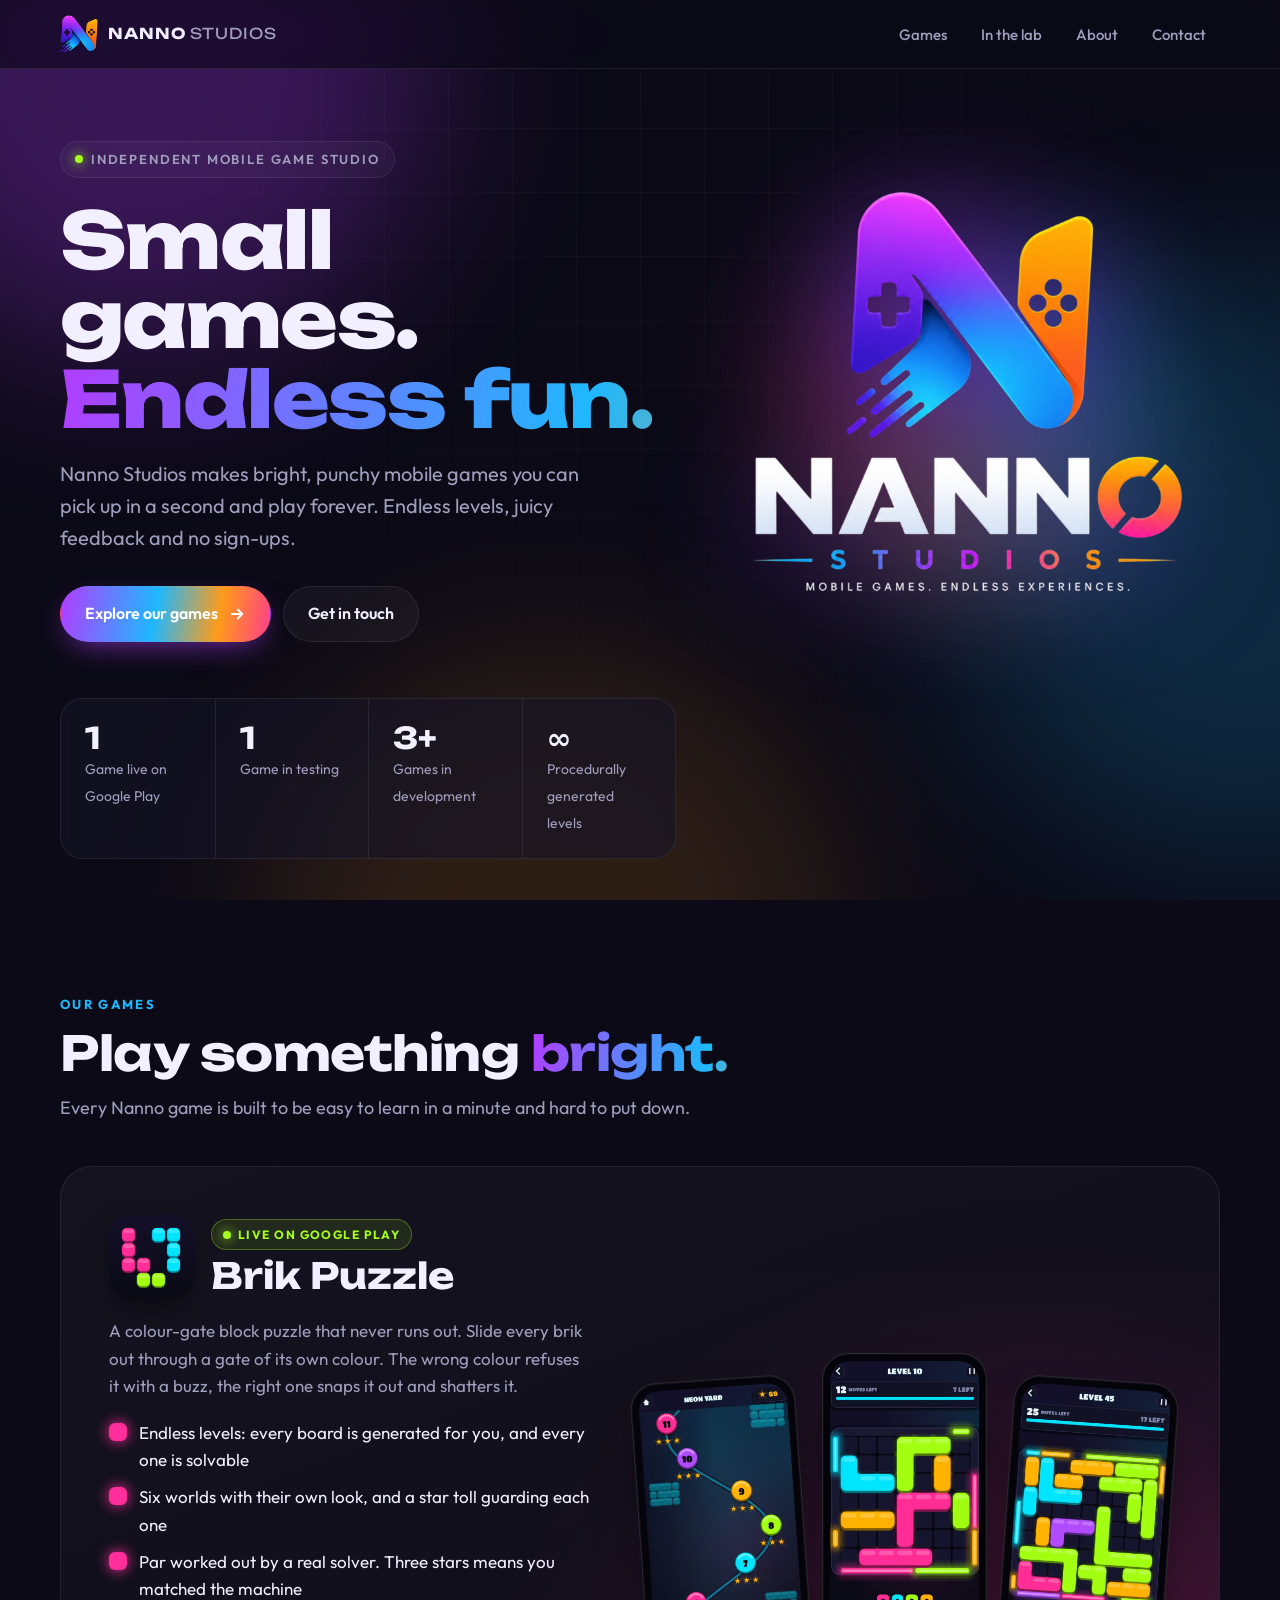
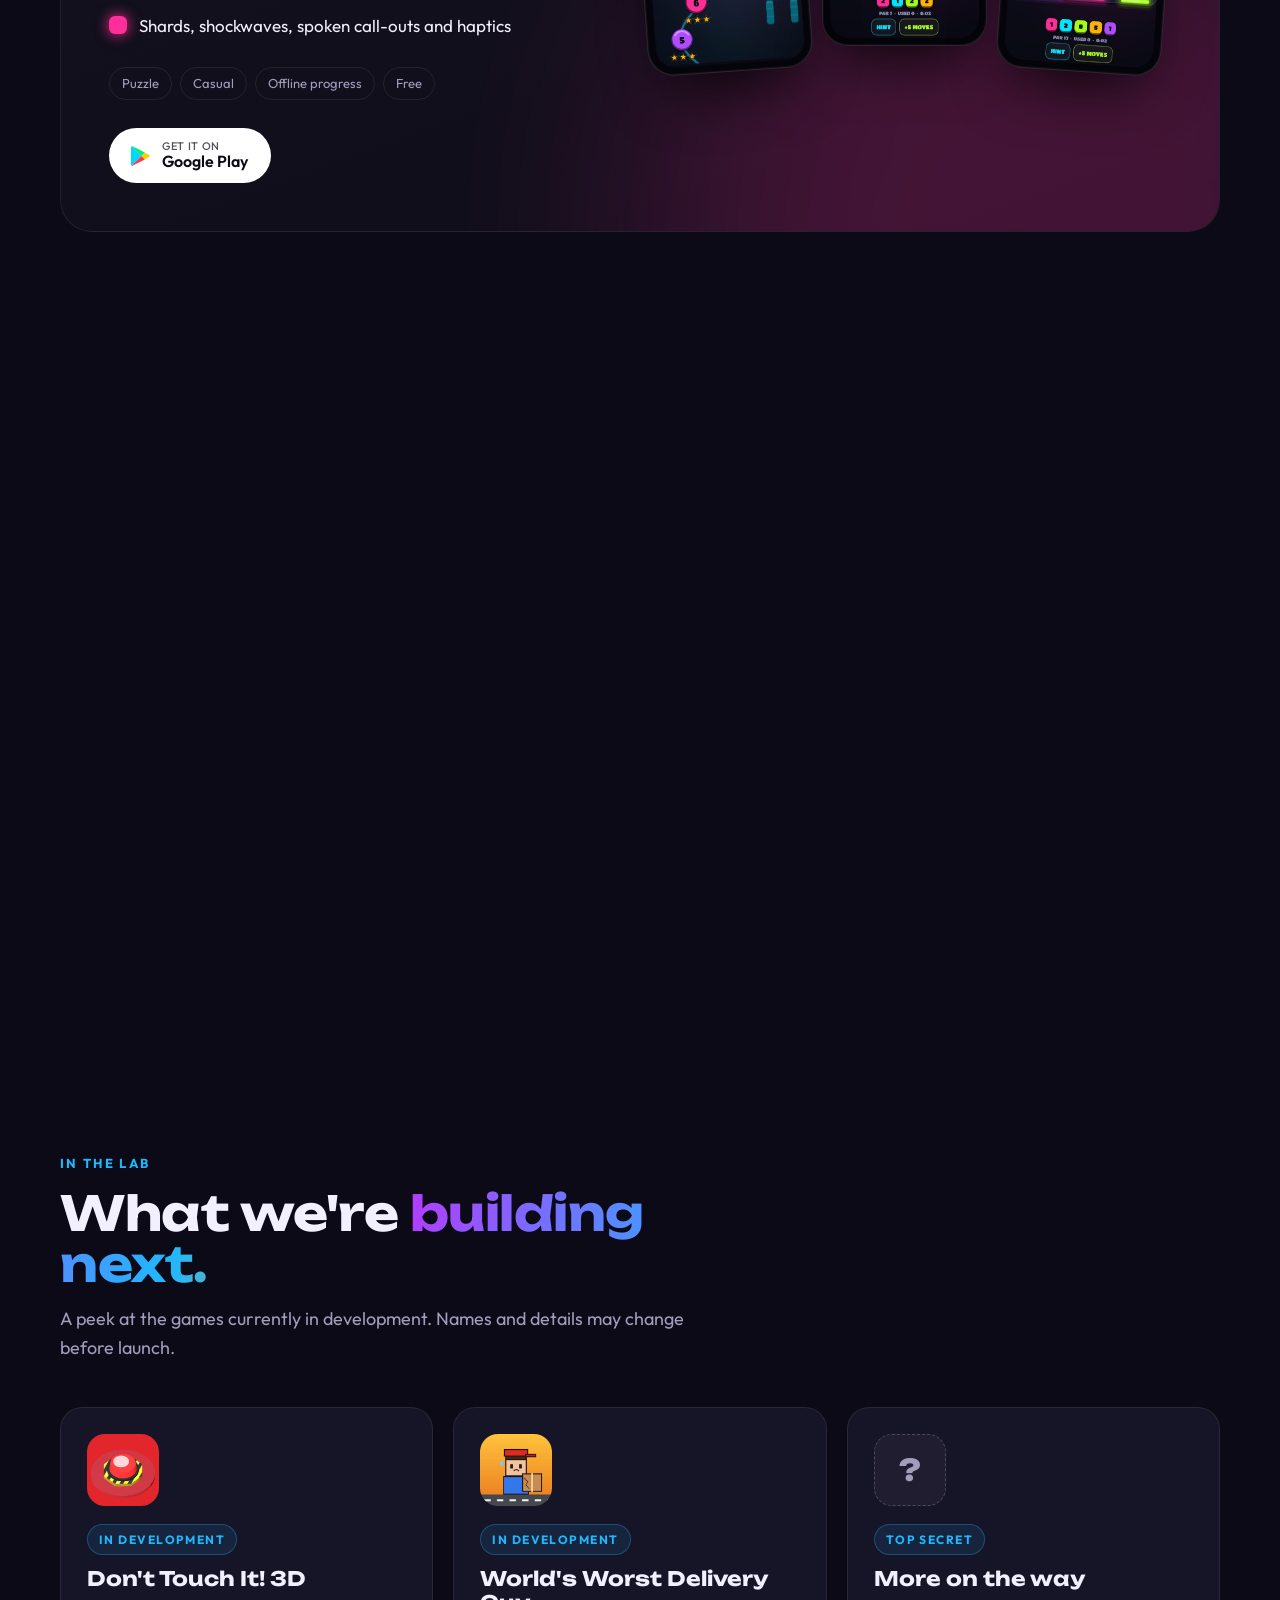
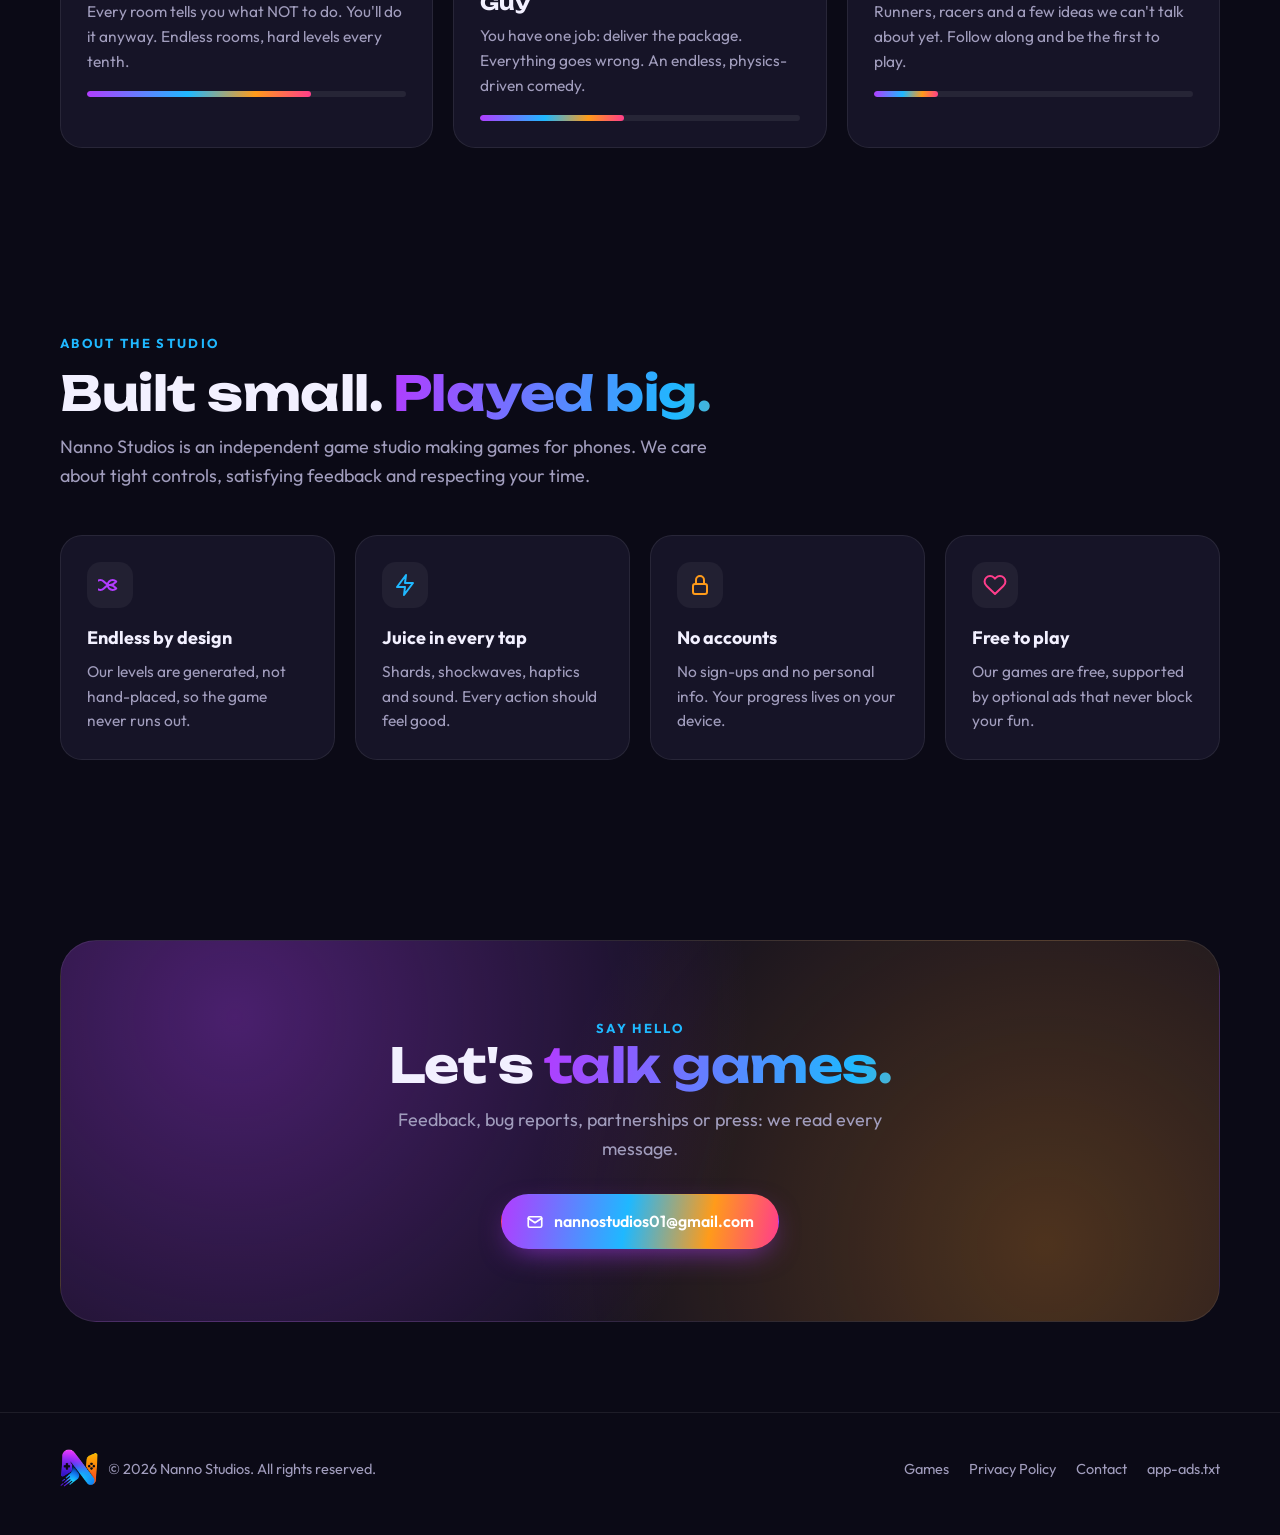
<file: index.html>
<!DOCTYPE html>
<html lang="en">
<head>
  <meta charset="utf-8">
  <meta name="viewport" content="width=device-width, initial-scale=1">
  <title>Nanno Studios — Mobile Games. Endless Experiences.</title>
  <meta name="description" content="Nanno Studios is an independent mobile game studio. Makers of Brik Puzzle, Whack A Mole: Home Rescue and more games on the way.">
  <meta name="theme-color" content="#0b0a16">
  <link rel="icon" type="image/png" href="assets/img/favicon.png">
  <link rel="apple-touch-icon" href="assets/img/apple-touch-icon.png">

  <meta property="og:type" content="website">
  <meta property="og:title" content="Nanno Studios — Mobile Games. Endless Experiences.">
  <meta property="og:description" content="Independent mobile game studio. Makers of Brik Puzzle, Whack A Mole: Home Rescue and more.">
  <meta property="og:image" content="assets/img/og.jpg">
  <meta name="twitter:card" content="summary_large_image">

  <link rel="preconnect" href="https://fonts.googleapis.com">
  <link rel="preconnect" href="https://fonts.gstatic.com" crossorigin>
  <link href="https://fonts.googleapis.com/css2?family=Outfit:wght@400;500;600;700&family=Unbounded:wght@600;700;800&display=swap" rel="stylesheet">
  <link rel="stylesheet" href="assets/style.css">

  <script type="application/ld+json">
  {
    "@context": "https://schema.org",
    "@type": "Organization",
    "name": "Nanno Studios",
    "slogan": "Mobile Games. Endless Experiences.",
    "email": "nannostudios01@gmail.com",
    "logo": "assets/img/logo.png"
  }
  </script>
</head>
<body>
  <div class="glow" aria-hidden="true"><span></span><span></span><span></span></div>
  <div class="grid-bg" aria-hidden="true"></div>

  <header class="nav">
    <div class="wrap">
      <a class="brand" href="#top" aria-label="Nanno Studios home">
        <img src="assets/img/mark.png" alt="" width="38" height="38">
        <b>NANNO<i>STUDIOS</i></b>
      </a>
      <nav aria-label="Main">
        <ul>
          <li><a href="#games">Games</a></li>
          <li><a href="#lab">In the lab</a></li>
          <li><a href="#about">About</a></li>
          <li><a href="#contact">Contact</a></li>
        </ul>
      </nav>
    </div>
  </header>

  <main id="top">
    <!-- ================= HERO ================= -->
    <section class="hero">
      <div class="wrap">
        <div>
          <span class="eyebrow"><span class="dot"></span> Independent mobile game studio</span>
          <h1>Small games.<br><span class="grad-text">Endless fun.</span></h1>
          <p class="lead">
            Nanno Studios makes bright, punchy mobile games you can pick up in a second and
            play forever. Endless levels, juicy feedback and no sign-ups.
          </p>
          <div class="hero-cta">
            <a class="btn btn-primary" href="#games">Explore our games
              <svg width="18" height="18" viewBox="0 0 24 24" fill="none" stroke="currentColor" stroke-width="2.5" stroke-linecap="round" stroke-linejoin="round" aria-hidden="true"><path d="M5 12h14M13 6l6 6-6 6"/></svg>
            </a>
            <a class="btn btn-ghost" href="#contact">Get in touch</a>
          </div>
        </div>
        <div class="hero-art">
          <img src="assets/img/logo.png" alt="Nanno Studios logo" width="640" height="598">
        </div>
      </div>

      <div class="wrap">
        <div class="stats reveal">
          <div class="stat"><b>1</b><span>Game live on Google Play</span></div>
          <div class="stat"><b>1</b><span>Game in testing</span></div>
          <div class="stat"><b>3+</b><span>Games in development</span></div>
          <div class="stat"><b>&infin;</b><span>Procedurally generated levels</span></div>
        </div>
      </div>
    </section>

    <!-- ================= GAMES ================= -->
    <section id="games">
      <div class="wrap">
        <div class="section-head reveal">
          <span class="kicker">Our games</span>
          <h2>Play something <span class="grad-text">bright.</span></h2>
          <p>Every Nanno game is built to be easy to learn in a minute and hard to put down.</p>
        </div>

        <!-- Brik Puzzle -->
        <article class="game brik reveal">
          <div class="game-meta">
            <div class="game-title">
              <img src="assets/img/brik-puzzle.png" alt="Brik Puzzle icon" width="84" height="84">
              <div>
                <span class="badge live"><span class="dot"></span> Live on Google Play</span>
                <h3>Brik Puzzle</h3>
              </div>
            </div>
            <p>
              A colour-gate block puzzle that never runs out. Slide every brik out through a gate of
              its own colour. The wrong colour refuses it with a buzz, the right one snaps it out and shatters it.
            </p>
            <ul class="features">
              <li>Endless levels: every board is generated for you, and every one is solvable</li>
              <li>Six worlds with their own look, and a star toll guarding each one</li>
              <li>Par worked out by a real solver. Three stars means you matched the machine</li>
              <li>Shards, shockwaves, spoken call-outs and haptics</li>
            </ul>
            <div class="tags"><span>Puzzle</span><span>Casual</span><span>Offline progress</span><span>Free</span></div>
            <a class="btn btn-play" href="https://play.google.com/store/apps/details?id=com.nannostudios.brikpuzzle" target="_blank" rel="noopener">
              <svg viewBox="0 0 24 24" aria-hidden="true"><path fill="#00d7fe" d="M3.6 2.3 13.4 12l-9.8 9.7c-.4-.2-.6-.6-.6-1.1V3.4c0-.5.2-.9.6-1.1z"/><path fill="#ffce00" d="m16.8 15.4-3.4-3.4 3.4-3.4 3.9 2.2c1.1.6 1.1 1.8 0 2.4l-3.9 2.2z"/><path fill="#ff3a44" d="M16.8 15.4 13.4 12l-9.8 9.7c.4.2.9.2 1.4-.1l11.8-6.2z"/><path fill="#00f076" d="M16.8 8.6 5 2.4c-.5-.3-1-.3-1.4-.1l9.8 9.7 3.4-3.4z"/></svg>
              <span><small>Get it on</small>Google Play</span>
            </a>
          </div>
          <div class="phones">
            <div class="phone"><img src="assets/shots/brik-map.jpg" alt="Brik Puzzle world map" loading="lazy" width="540" height="960"></div>
            <div class="phone"><img src="assets/shots/brik-game_slide.jpg" alt="Brik Puzzle gameplay: sliding a brik toward its gate" loading="lazy" width="540" height="960"></div>
            <div class="phone"><img src="assets/shots/brik-game_hard.jpg" alt="Brik Puzzle gameplay: a harder level" loading="lazy" width="540" height="960"></div>
          </div>
        </article>

        <!-- Whack A Mole -->
        <article class="game mole reveal">
          <div class="game-meta">
            <div class="game-title">
              <img src="assets/img/whack-a-mole.png" alt="Whack A Mole: Home Rescue icon" width="84" height="84">
              <div>
                <span class="badge testing"><span class="dot" style="background:var(--orange);box-shadow:0 0 12px var(--orange)"></span> In testing</span>
                <h3>Whack A Mole: Home Rescue</h3>
              </div>
            </div>
            <p>
              The moles got in. They popped up through the floors, wrecked the furniture and made themselves
              at home. Grab the mallet and take Grandpa's house back, room by room.
            </p>
            <ul class="features">
              <li>Helmet, goggle, magician and crown moles, each with their own tricks</li>
              <li>Watch the bombs: whack a grey mole and it costs you a heart</li>
              <li>Clear levels to earn furniture shards and rebuild every room</li>
              <li>Earn keys to unlock eight rooms of a rambling old house</li>
            </ul>
            <div class="tags"><span>Arcade</span><span>Casual</span><span>Quick rounds</span><span>Free</span></div>
            <span class="btn btn-soon" aria-disabled="true">Coming soon to Google Play</span>
          </div>
          <div class="phones">
            <div class="phone"><img src="assets/shots/mole-map.jpg" alt="Whack A Mole house map" loading="lazy" width="540" height="960"></div>
            <div class="phone"><img src="assets/shots/mole-round.jpg" alt="Whack A Mole gameplay in the bedroom" loading="lazy" width="540" height="960"></div>
            <div class="phone"><img src="assets/shots/mole-specials.jpg" alt="Whack A Mole special moles" loading="lazy" width="540" height="960"></div>
          </div>
        </article>
      </div>
    </section>

    <!-- ================= LAB ================= -->
    <section id="lab">
      <div class="wrap">
        <div class="section-head reveal">
          <span class="kicker">In the lab</span>
          <h2>What we're <span class="grad-text">building next.</span></h2>
          <p>A peek at the games currently in development. Names and details may change before launch.</p>
        </div>
        <div class="lab">
          <article class="lab-card reveal">
            <img src="assets/img/dont-touch-it-3d.png" alt="Don't Touch It! 3D icon" width="72" height="72" loading="lazy">
            <span class="badge dev">In development</span>
            <h3>Don't Touch It! 3D</h3>
            <p>Every room tells you what NOT to do. You'll do it anyway. Endless rooms, hard levels every tenth.</p>
            <div class="progress" aria-hidden="true"><i style="--p:70%"></i></div>
          </article>
          <article class="lab-card reveal">
            <img src="assets/img/worst-delivery-guy.png" alt="World's Worst Delivery Guy icon" width="72" height="72" loading="lazy">
            <span class="badge dev">In development</span>
            <h3>World's Worst Delivery Guy</h3>
            <p>You have one job: deliver the package. Everything goes wrong. An endless, physics-driven comedy.</p>
            <div class="progress" aria-hidden="true"><i style="--p:45%"></i></div>
          </article>
          <article class="lab-card reveal">
            <div class="mystery" aria-hidden="true">?</div>
            <span class="badge dev">Top secret</span>
            <h3>More on the way</h3>
            <p>Runners, racers and a few ideas we can't talk about yet. Follow along and be the first to play.</p>
            <div class="progress" aria-hidden="true"><i style="--p:20%"></i></div>
          </article>
        </div>
      </div>
    </section>

    <!-- ================= ABOUT ================= -->
    <section id="about">
      <div class="wrap">
        <div class="section-head reveal">
          <span class="kicker">About the studio</span>
          <h2>Built small. <span class="grad-text">Played big.</span></h2>
          <p>
            Nanno Studios is an independent game studio making games for phones.
            We care about tight controls, satisfying feedback and respecting your time.
          </p>
        </div>
        <div class="values">
          <div class="value reveal">
            <div class="icon"><svg viewBox="0 0 24 24" fill="none" stroke="#b23cff" stroke-width="2" stroke-linecap="round" stroke-linejoin="round"><path d="M18.2 8.5a5 5 0 1 0 0 7c-1.2-1.3-2.6-3.5-6.2-3.5s-5 2.2-6.2 3.5a5 5 0 1 1 0-7C7 9.8 8.4 12 12 12s5-2.2 6.2-3.5z"/></svg></div>
            <h3>Endless by design</h3>
            <p>Our levels are generated, not hand-placed, so the game never runs out.</p>
          </div>
          <div class="value reveal">
            <div class="icon"><svg viewBox="0 0 24 24" fill="none" stroke="#1fb8ff" stroke-width="2" stroke-linecap="round" stroke-linejoin="round"><path d="m13 2-9 12h8l-1 8 9-12h-8z"/></svg></div>
            <h3>Juice in every tap</h3>
            <p>Shards, shockwaves, haptics and sound. Every action should feel good.</p>
          </div>
          <div class="value reveal">
            <div class="icon"><svg viewBox="0 0 24 24" fill="none" stroke="#ff9b1a" stroke-width="2" stroke-linecap="round" stroke-linejoin="round"><rect x="5" y="11" width="14" height="10" rx="2"/><path d="M8 11V7a4 4 0 0 1 8 0v4"/></svg></div>
            <h3>No accounts</h3>
            <p>No sign-ups and no personal info. Your progress lives on your device.</p>
          </div>
          <div class="value reveal">
            <div class="icon"><svg viewBox="0 0 24 24" fill="none" stroke="#ff3d8b" stroke-width="2" stroke-linecap="round" stroke-linejoin="round"><path d="M20.8 4.6a5.5 5.5 0 0 0-7.8 0L12 5.7l-1-1.1a5.5 5.5 0 0 0-7.8 7.8l1 1.1L12 21l7.8-7.5 1-1.1a5.5 5.5 0 0 0 0-7.8z"/></svg></div>
            <h3>Free to play</h3>
            <p>Our games are free, supported by optional ads that never block your fun.</p>
          </div>
        </div>
      </div>
    </section>

    <!-- ================= CONTACT ================= -->
    <section id="contact">
      <div class="wrap">
        <div class="contact reveal">
          <span class="kicker">Say hello</span>
          <h2>Let's <span class="grad-text">talk games.</span></h2>
          <p>Feedback, bug reports, partnerships or press: we read every message.</p>
          <div class="hero-cta">
            <a class="btn btn-primary" href="mailto:nannostudios01@gmail.com">
              <svg width="18" height="18" viewBox="0 0 24 24" fill="none" stroke="currentColor" stroke-width="2.2" stroke-linecap="round" stroke-linejoin="round" aria-hidden="true"><rect x="3" y="5" width="18" height="14" rx="2"/><path d="m3 7 9 6 9-6"/></svg>
              nannostudios01@gmail.com
            </a>
          </div>
        </div>
      </div>
    </section>
  </main>

  <footer>
    <div class="wrap">
      <a class="brand" href="#top">
        <img src="assets/img/mark.png" alt="" width="38" height="38">
        <span>&copy; <span id="year">2026</span> Nanno Studios. All rights reserved.</span>
      </a>
      <nav aria-label="Footer">
        <a href="#games">Games</a>
        <a href="privacy-policy.html">Privacy Policy</a>
        <a href="mailto:nannostudios01@gmail.com">Contact</a>
        <a href="app-ads.txt">app-ads.txt</a>
      </nav>
    </div>
  </footer>

  <script>
    document.getElementById("year").textContent = new Date().getFullYear();
    const io = new IntersectionObserver((entries) => {
      entries.forEach((e) => {
        if (e.isIntersecting) { e.target.classList.add("in"); io.unobserve(e.target); }
      });
    }, { threshold: 0.12 });
    document.querySelectorAll(".reveal").forEach((el) => io.observe(el));
  </script>
</body>
</html>
</file>
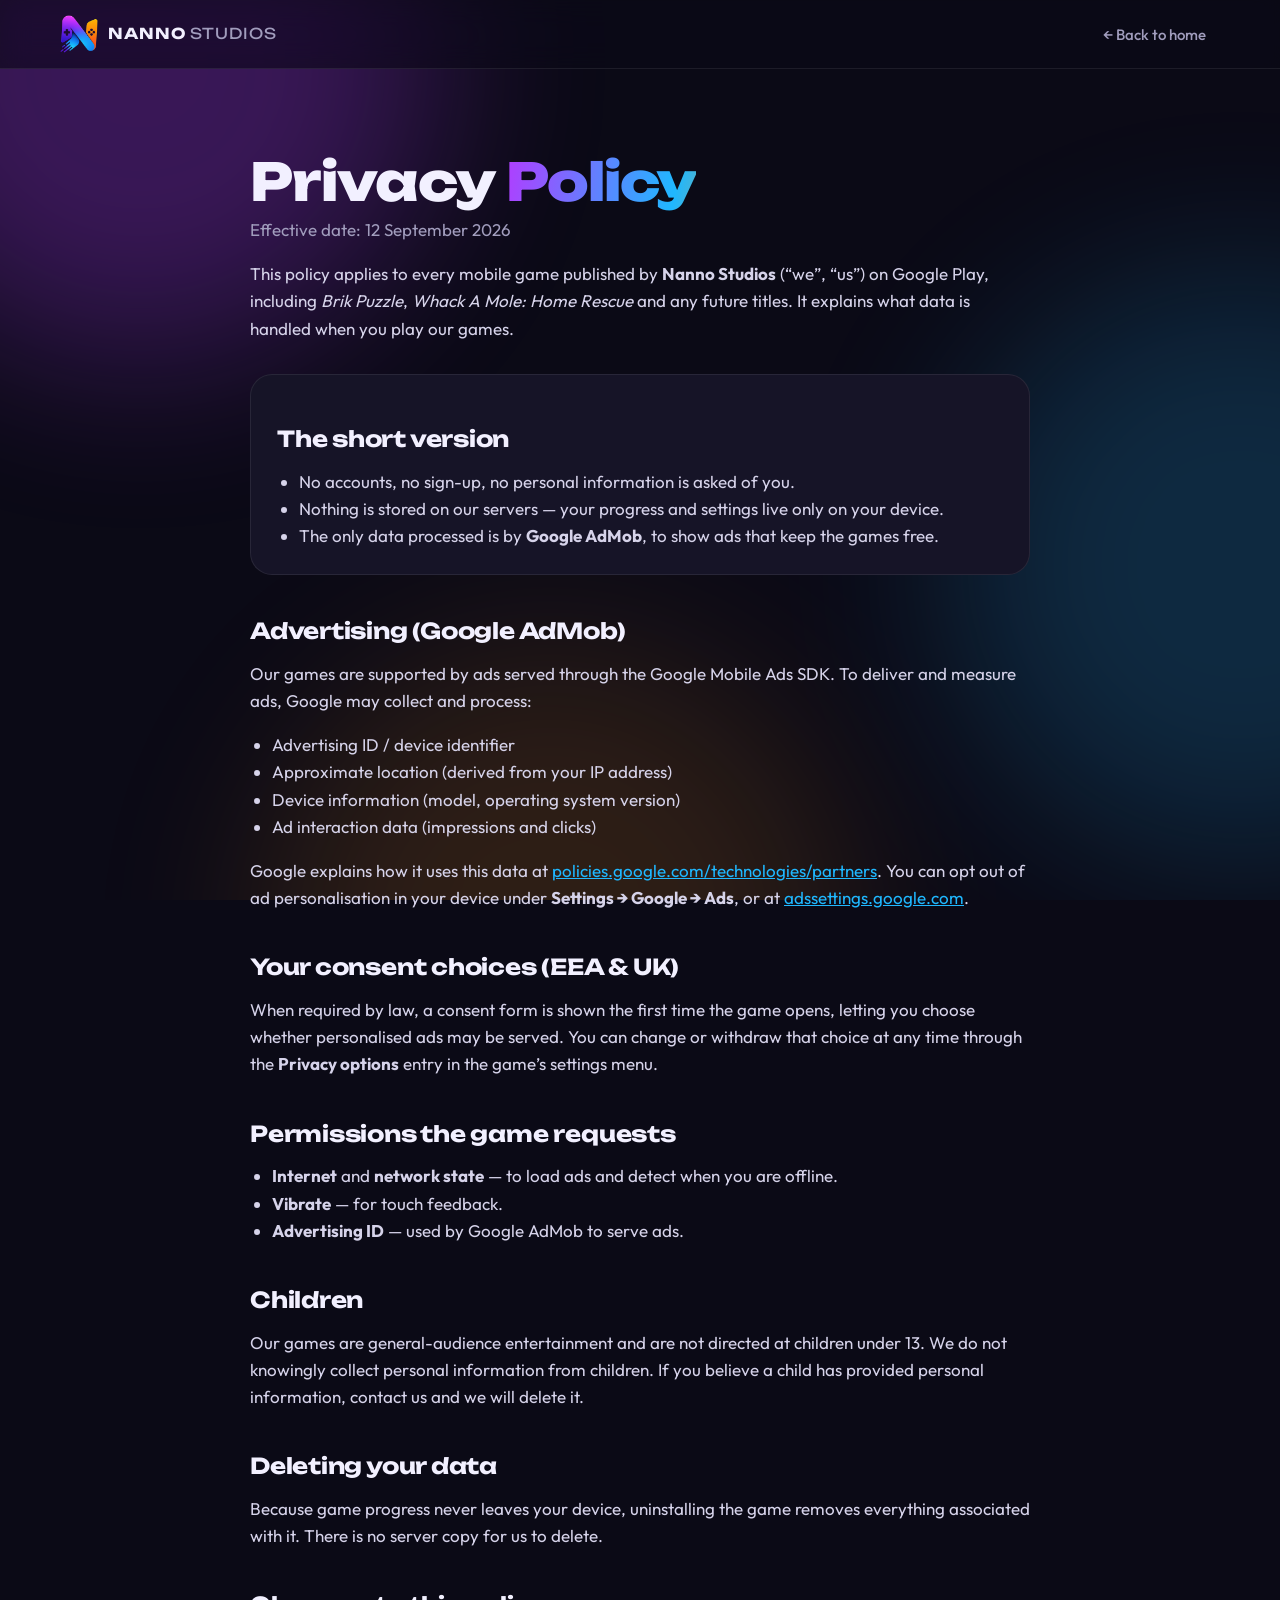
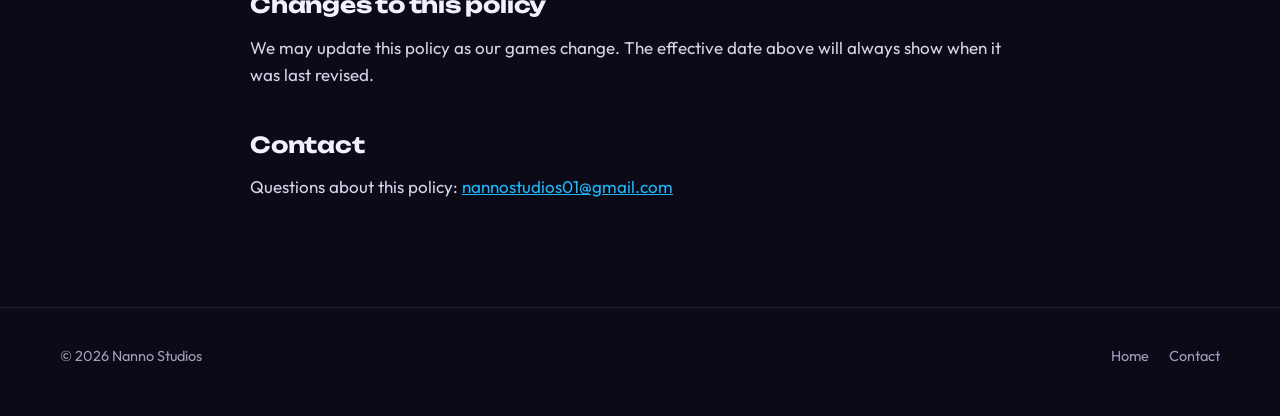
<file: privacy-policy.html>
<!DOCTYPE html>
<html lang="en">
<head>
  <meta charset="utf-8">
  <meta name="viewport" content="width=device-width, initial-scale=1">
  <title>Privacy Policy — Nanno Studios</title>
  <meta name="description" content="Privacy policy for all games published by Nanno Studios.">
  <meta name="theme-color" content="#0b0a16">
  <link rel="icon" type="image/png" href="assets/img/favicon.png">
  <link rel="preconnect" href="https://fonts.googleapis.com">
  <link rel="preconnect" href="https://fonts.gstatic.com" crossorigin>
  <link href="https://fonts.googleapis.com/css2?family=Outfit:wght@400;500;600;700&family=Unbounded:wght@600;700;800&display=swap" rel="stylesheet">
  <link rel="stylesheet" href="assets/style.css">
</head>
<body>
  <div class="glow" aria-hidden="true"><span></span><span></span><span></span></div>
  <header class="nav">
    <div class="wrap">
      <a class="brand" href="./" aria-label="Nanno Studios home">
        <img src="assets/img/mark.png" alt="" width="38" height="38">
        <b>NANNO<i>STUDIOS</i></b>
      </a>
      <nav aria-label="Main"><ul><li><a href="./">&larr; Back to home</a></li></ul></nav>
    </div>
  </header>
  <main class="legal">
    <div class="wrap">
      <h1>Privacy <span class="grad-text">Policy</span></h1>
      <p class="muted">Effective date: 12 September 2026</p>

      <p>This policy applies to every mobile game published by <strong>Nanno Studios</strong>
      (&ldquo;we&rdquo;, &ldquo;us&rdquo;) on Google Play, including <em>Brik Puzzle</em>, <em>Whack A Mole: Home Rescue</em> and any
      future titles. It explains what data is handled when you play our games.</p>

      <div class="summary"><h2>The short version</h2>
      <ul>
        <li>No accounts, no sign-up, no personal information is asked of you.</li>
        <li>Nothing is stored on our servers — your progress and settings live only on your device.</li>
        <li>The only data processed is by <strong>Google AdMob</strong>, to show ads that keep the games free.</li>
      </ul></div>

      <h2>Advertising (Google AdMob)</h2>
      <p>Our games are supported by ads served through the Google Mobile Ads SDK. To deliver and
      measure ads, Google may collect and process:</p>
      <ul>
        <li>Advertising ID / device identifier</li>
        <li>Approximate location (derived from your IP address)</li>
        <li>Device information (model, operating system version)</li>
        <li>Ad interaction data (impressions and clicks)</li>
      </ul>
      <p>Google explains how it uses this data at
      <a href="https://policies.google.com/technologies/partners">policies.google.com/technologies/partners</a>.
      You can opt out of ad personalisation in your device under
      <strong>Settings &rarr; Google &rarr; Ads</strong>, or at
      <a href="https://adssettings.google.com">adssettings.google.com</a>.</p>

      <h2>Your consent choices (EEA &amp; UK)</h2>
      <p>When required by law, a consent form is shown the first time the game opens, letting you choose
      whether personalised ads may be served. You can change or withdraw that choice at any time through
      the <strong>Privacy options</strong> entry in the game&rsquo;s settings menu.</p>

      <h2>Permissions the game requests</h2>
      <ul>
        <li><strong>Internet</strong> and <strong>network state</strong> — to load ads and detect when you are offline.</li>
        <li><strong>Vibrate</strong> — for touch feedback.</li>
        <li><strong>Advertising ID</strong> — used by Google AdMob to serve ads.</li>
      </ul>

      <h2>Children</h2>
      <p>Our games are general-audience entertainment and are not directed at children under 13.
      We do not knowingly collect personal information from children. If you believe a child has
      provided personal information, contact us and we will delete it.</p>

      <h2>Deleting your data</h2>
      <p>Because game progress never leaves your device, uninstalling the game removes everything
      associated with it. There is no server copy for us to delete.</p>

      <h2>Changes to this policy</h2>
      <p>We may update this policy as our games change. The effective date above will always show
      when it was last revised.</p>

      <h2>Contact</h2>
      <p>Questions about this policy: <a href="mailto:nannostudios01@gmail.com">nannostudios01@gmail.com</a></p>
    </div>
  </main>
  <footer>
    <div class="wrap">
      <span>&copy; 2026 Nanno Studios</span>
      <nav aria-label="Footer"><a href="./">Home</a><a href="mailto:nannostudios01@gmail.com">Contact</a></nav>
    </div>
  </footer>
</body>
</html>
</file>
<file: assets/style.css>
:root {
  --bg: #0b0a16;
  --bg-2: #12101f;
  --card: #161427;
  --line: rgba(255, 255, 255, 0.08);
  --text: #f2f0ff;
  --muted: #a19dbd;
  --purple: #b23cff;
  --violet: #6a3dff;
  --blue: #1fb8ff;
  --orange: #ff9b1a;
  --pink: #ff3d8b;
  --lime: #a6ff1a;
  --grad: linear-gradient(100deg, var(--purple), var(--blue) 45%, var(--orange) 75%, var(--pink));
  --radius: 22px;
  --max: 1160px;
  --display: "Unbounded", system-ui, sans-serif;
  --body: "Outfit", system-ui, -apple-system, "Segoe UI", sans-serif;
}

*, *::before, *::after { box-sizing: border-box; }
html { scroll-behavior: smooth; }
body {
  margin: 0;
  background: var(--bg);
  color: var(--text);
  font-family: var(--body);
  font-size: 17px;
  line-height: 1.6;
  -webkit-font-smoothing: antialiased;
  overflow-x: hidden;
}
img { max-width: 100%; height: auto; display: block; }
a { color: inherit; }
.wrap { width: min(var(--max), 100% - 32px); margin-inline: auto; }

/* ---------- background glow ---------- */
.glow {
  position: fixed; inset: 0; z-index: -1; pointer-events: none; overflow: hidden;
}
.glow span {
  position: absolute; width: 46vmax; height: 46vmax; border-radius: 50%;
  filter: blur(90px); opacity: 0.28;
  animation: drift 26s ease-in-out infinite alternate;
}
.glow span:nth-child(1) { background: var(--purple); top: -18vmax; left: -12vmax; }
.glow span:nth-child(2) { background: var(--blue); top: 30vh; right: -20vmax; animation-delay: -8s; opacity: 0.18; }
.glow span:nth-child(3) { background: var(--orange); bottom: -26vmax; left: 20vw; animation-delay: -16s; opacity: 0.14; }
@keyframes drift {
  to { transform: translate(6vmax, 4vmax) scale(1.12); }
}
.grid-bg {
  position: fixed; inset: 0; z-index: -1; pointer-events: none;
  background-image:
    linear-gradient(var(--line) 1px, transparent 1px),
    linear-gradient(90deg, var(--line) 1px, transparent 1px);
  background-size: 64px 64px;
  mask-image: radial-gradient(ellipse at 50% 0%, #000 0%, transparent 70%);
  opacity: 0.5;
}

/* ---------- nav ---------- */
.nav {
  position: sticky; top: 0; z-index: 50;
  backdrop-filter: blur(14px) saturate(140%);
  background: rgba(11, 10, 22, 0.66);
  border-bottom: 1px solid var(--line);
}
.nav .wrap { display: flex; align-items: center; justify-content: space-between; height: 68px; gap: 16px; }
.brand { display: flex; align-items: center; gap: 10px; text-decoration: none; }
.brand img { width: 38px; height: 38px; }
.brand b { font-family: var(--display); font-weight: 700; font-size: 15px; letter-spacing: 0.06em; }
.brand b i { font-style: normal; color: var(--muted); font-weight: 400; margin-left: 4px; }
.nav ul { display: flex; gap: 6px; list-style: none; margin: 0; padding: 0; }
.nav ul a {
  text-decoration: none; color: var(--muted); font-weight: 500; font-size: 15px;
  padding: 8px 14px; border-radius: 999px; transition: color .2s, background .2s;
}
.nav ul a:hover { color: var(--text); background: rgba(255,255,255,0.06); }
@media (max-width: 720px) {
  .nav ul li:not(:last-child) { display: none; }
}

/* ---------- buttons ---------- */
.btn {
  display: inline-flex; align-items: center; gap: 10px;
  padding: 14px 24px; border-radius: 999px;
  font-weight: 600; font-size: 16px; text-decoration: none;
  transition: transform .2s ease, box-shadow .2s ease, background .2s;
  border: 1px solid transparent; cursor: pointer;
}
.btn:hover { transform: translateY(-2px); }
.btn-primary {
  background: var(--grad); color: #fff;
  box-shadow: 0 10px 30px -10px rgba(178, 60, 255, 0.7);
}
.btn-primary:hover { box-shadow: 0 16px 40px -10px rgba(255, 61, 139, 0.7); }
.btn-ghost { border-color: var(--line); background: rgba(255,255,255,0.04); color: var(--text); }
.btn-ghost:hover { background: rgba(255,255,255,0.08); }
.btn-play {
  background: #fff; color: #0b0a16; padding: 12px 22px 12px 18px;
}
.btn-play svg { width: 24px; height: 24px; }
.btn-play small { display: block; font-size: 11px; font-weight: 500; line-height: 1; opacity: .7; text-transform: uppercase; letter-spacing: .06em; }
.btn-play span { line-height: 1.15; text-align: left; }
.btn-soon { background: rgba(255,255,255,0.05); border-color: var(--line); color: var(--muted); cursor: default; }
.btn-soon:hover { transform: none; }

/* ---------- hero ---------- */
.hero { padding: 72px 0 40px; }
.hero .wrap { display: grid; grid-template-columns: 1.1fr 0.9fr; align-items: center; gap: 40px; }
.eyebrow {
  display: inline-flex; align-items: center; gap: 8px;
  font-size: 13px; font-weight: 600; letter-spacing: .14em; text-transform: uppercase;
  color: var(--muted); padding: 7px 14px; border: 1px solid var(--line); border-radius: 999px;
  background: rgba(255,255,255,0.03);
}
.dot { width: 8px; height: 8px; border-radius: 50%; background: var(--lime); box-shadow: 0 0 12px var(--lime); }
h1 {
  font-family: var(--display); font-weight: 800;
  font-size: clamp(40px, 6.4vw, 78px); line-height: 1.02; letter-spacing: -0.02em;
  margin: 22px 0 20px;
}
.grad-text {
  background: var(--grad); -webkit-background-clip: text; background-clip: text; color: transparent;
  background-size: 200% auto; animation: shine 8s linear infinite;
}
@keyframes shine { to { background-position: 200% center; } }
.lead { font-size: clamp(17px, 1.6vw, 20px); color: var(--muted); max-width: 540px; margin: 0 0 32px; }
.hero-cta { display: flex; flex-wrap: wrap; gap: 12px; }
.hero-art { position: relative; display: grid; place-items: center; }
.hero-art img { width: min(440px, 100%, 62vh); filter: drop-shadow(0 30px 60px rgba(106, 61, 255, 0.45)); animation: float 6s ease-in-out infinite; }
.hero-art::before {
  content: ""; position: absolute; width: 70%; aspect-ratio: 1; border-radius: 50%;
  background: conic-gradient(from 0deg, var(--purple), var(--blue), var(--orange), var(--pink), var(--purple));
  filter: blur(70px); opacity: .35; animation: spin 18s linear infinite;
}
@keyframes float { 50% { transform: translateY(-14px) rotate(-1deg); } }
@keyframes spin { to { transform: rotate(360deg); } }

.stats {
  margin-top: 56px; display: grid; grid-template-columns: repeat(4, 1fr);
  border: 1px solid var(--line); border-radius: var(--radius); background: rgba(22,20,39,.6);
  backdrop-filter: blur(8px);
}
.stat { padding: 22px 24px; border-left: 1px solid var(--line); }
.stat:first-child { border-left: 0; }
.stat b { display: block; font-family: var(--display); font-size: 30px; line-height: 1.1; }
.stat span { color: var(--muted); font-size: 14px; }

@media (max-width: 900px) {
  .hero { padding-top: 40px; }
  .hero .wrap { grid-template-columns: 1fr; text-align: center; }
  .hero-art { order: -1; }
  .hero-art img { width: min(210px, 60%); }
  .lead { margin-inline: auto; }
  .hero-cta { justify-content: center; }
  .stats { grid-template-columns: repeat(2, 1fr); }
  .stat:nth-child(3) { border-left: 0; }
  .stat:nth-child(n+3) { border-top: 1px solid var(--line); }
}

/* ---------- sections ---------- */
section { padding: 90px 0; scroll-margin-top: 40px; }
.section-head { max-width: 680px; margin-bottom: 44px; }
.kicker { font-size: 13px; font-weight: 700; letter-spacing: .18em; text-transform: uppercase; color: var(--blue); }
h2 {
  font-family: var(--display); font-weight: 700;
  font-size: clamp(30px, 4vw, 48px); line-height: 1.08; letter-spacing: -0.01em; margin: 12px 0 14px;
}
.section-head p { color: var(--muted); margin: 0; font-size: 18px; }

/* ---------- featured game ---------- */
.game {
  position: relative; overflow: hidden;
  display: grid; grid-template-columns: 0.95fr 1.05fr; gap: 48px; align-items: center;
  padding: 48px; border-radius: 32px; border: 1px solid var(--line);
  background: linear-gradient(160deg, rgba(255,255,255,0.04), rgba(255,255,255,0.01));
  margin-bottom: 32px;
}
.game::before {
  content: ""; position: absolute; inset: auto -20% -60% auto; width: 70%; aspect-ratio: 1; border-radius: 50%;
  background: var(--accent); filter: blur(120px); opacity: .22; pointer-events: none;
}
.game.brik { --accent: #ff2e9a; }
.game.mole { --accent: #ff9b1a; }
.game-meta { position: relative; }
.game-title { display: flex; align-items: center; gap: 18px; margin-bottom: 18px; }
.game-title img { width: 84px; height: 84px; border-radius: 22px; box-shadow: 0 12px 30px -8px rgba(0,0,0,.6); }
.game-title h3 { font-family: var(--display); font-size: clamp(26px, 3vw, 36px); line-height: 1.1; margin: 6px 0 0; }
.badge {
  display: inline-flex; align-items: center; gap: 7px;
  font-size: 12px; font-weight: 700; letter-spacing: .12em; text-transform: uppercase;
  padding: 5px 11px; border-radius: 999px;
}
.badge.live { color: var(--lime); background: rgba(166,255,26,.1); border: 1px solid rgba(166,255,26,.3); }
.badge.live .dot { animation: pulse 1.8s ease-in-out infinite; }
.badge.testing { color: var(--orange); background: rgba(255,155,26,.1); border: 1px solid rgba(255,155,26,.3); }
.badge.dev { color: var(--blue); background: rgba(31,184,255,.1); border: 1px solid rgba(31,184,255,.3); }
@keyframes pulse { 50% { opacity: .35; } }
.game-meta p { color: var(--muted); margin: 0 0 20px; }
.features { list-style: none; padding: 0; margin: 0 0 28px; display: grid; gap: 10px; }
.features li { display: flex; gap: 12px; align-items: flex-start; }
.features li::before {
  content: ""; flex: none; width: 18px; height: 18px; margin-top: 4px; border-radius: 6px;
  background: var(--accent); box-shadow: 0 0 14px var(--accent);
}
.tags { display: flex; flex-wrap: wrap; gap: 8px; margin-bottom: 28px; }
.tags span { font-size: 13px; color: var(--muted); padding: 5px 12px; border-radius: 999px; border: 1px solid var(--line); }

.phones { position: relative; display: flex; justify-content: center; gap: 18px; }
.phone {
  width: 31%; max-width: 210px; aspect-ratio: 9 / 16;
  border-radius: 26px; padding: 7px; background: #05040b;
  border: 1px solid rgba(255,255,255,.14);
  box-shadow: 0 30px 60px -20px rgba(0,0,0,.8), inset 0 0 0 1px rgba(255,255,255,.04);
  transition: transform .4s ease;
}
.phone img { width: 100%; height: 100%; object-fit: cover; border-radius: 20px; }
.phone:nth-child(1) { transform: translateY(26px) rotate(-4deg); }
.phone:nth-child(3) { transform: translateY(26px) rotate(4deg); }
.phones:hover .phone:nth-child(1) { transform: translateY(14px) rotate(-6deg) translateX(-8px); }
.phones:hover .phone:nth-child(3) { transform: translateY(14px) rotate(6deg) translateX(8px); }
.phones:hover .phone:nth-child(2) { transform: translateY(-8px); }

@media (max-width: 900px) {
  .game { grid-template-columns: 1fr; padding: 28px 20px; gap: 36px; }
  .game .phones { order: 2; }
}

/* ---------- lab (in development) ---------- */
.lab { display: grid; grid-template-columns: repeat(3, 1fr); gap: 20px; }
.lab-card {
  position: relative; padding: 26px; border-radius: var(--radius);
  border: 1px solid var(--line); background: var(--card);
  transition: transform .3s ease, border-color .3s ease;
  overflow: hidden;
}
.lab-card:hover { transform: translateY(-6px); border-color: rgba(255,255,255,.18); }
.lab-card img { width: 72px; height: 72px; border-radius: 18px; margin-bottom: 18px; }
.lab-card h3 { font-family: var(--display); font-size: 20px; margin: 12px 0 8px; line-height: 1.2; }
.lab-card p { color: var(--muted); margin: 0; font-size: 15.5px; }
.lab-card .mystery {
  width: 72px; height: 72px; border-radius: 18px; margin-bottom: 18px;
  display: grid; place-items: center; font-family: var(--display); font-size: 30px; font-weight: 800;
  background: rgba(255,255,255,.04); border: 1px dashed rgba(255,255,255,.2); color: var(--muted);
}
.progress { margin-top: 18px; height: 6px; border-radius: 99px; background: rgba(255,255,255,.07); overflow: hidden; }
.progress i { display: block; height: 100%; width: var(--p); background: var(--grad); border-radius: inherit; }
@media (max-width: 900px) { .lab { grid-template-columns: 1fr 1fr; } }
@media (max-width: 600px) { .lab { grid-template-columns: 1fr; } }

/* ---------- about / values ---------- */
.values { display: grid; grid-template-columns: repeat(4, 1fr); gap: 20px; }
.value { padding: 26px; border-radius: var(--radius); background: var(--card); border: 1px solid var(--line); }
.value .icon {
  width: 46px; height: 46px; border-radius: 14px; display: grid; place-items: center; margin-bottom: 16px;
  background: rgba(255,255,255,.05);
}
.value .icon svg { width: 24px; height: 24px; }
.value h3 { font-size: 18px; margin: 0 0 6px; }
.value p { margin: 0; color: var(--muted); font-size: 15.5px; }
@media (max-width: 900px) { .values { grid-template-columns: 1fr 1fr; } }
@media (max-width: 560px) { .values { grid-template-columns: 1fr; } }

/* ---------- contact ---------- */
.contact {
  position: relative; overflow: hidden; text-align: center;
  padding: 72px 28px; border-radius: 36px; border: 1px solid var(--line);
  background:
    radial-gradient(circle at 15% 20%, rgba(178,60,255,.35), transparent 50%),
    radial-gradient(circle at 85% 80%, rgba(255,155,26,.25), transparent 50%),
    var(--bg-2);
}
.contact h2 { margin-top: 0; }
.contact p { color: var(--muted); max-width: 520px; margin: 0 auto 30px; font-size: 18px; }
.contact .hero-cta { justify-content: center; }

/* ---------- footer ---------- */
footer { border-top: 1px solid var(--line); padding: 36px 0 48px; color: var(--muted); font-size: 14.5px; }
footer .wrap { display: flex; flex-wrap: wrap; align-items: center; justify-content: space-between; gap: 18px; }
footer nav { display: flex; flex-wrap: wrap; gap: 20px; }
footer a { text-decoration: none; }
footer a:hover { color: var(--text); }

/* ---------- reveal ---------- */
.reveal { opacity: 0; transform: translateY(28px); transition: opacity .8s ease, transform .8s ease; }
.reveal.in { opacity: 1; transform: none; }

/* ---------- legal pages ---------- */
.legal { padding: 64px 0 90px; }
.legal .wrap { max-width: 780px; }
.legal h1 { font-size: clamp(32px, 5vw, 52px); margin-bottom: 8px; }
.legal .muted { color: var(--muted); margin-top: 0; }
.legal h2 { font-size: 22px; margin: 44px 0 10px; }
.legal p, .legal li { color: #d6d3ea; }
.legal a { color: var(--blue); }
.legal ul { padding-left: 1.3em; }
.legal .summary {
  border: 1px solid var(--line); background: var(--card); border-radius: var(--radius);
  padding: 8px 26px; margin-top: 32px;
}

@media (prefers-reduced-motion: reduce) {
  *, *::before, *::after { animation: none !important; transition: none !important; }
  .reveal { opacity: 1; transform: none; }
}
</file>
